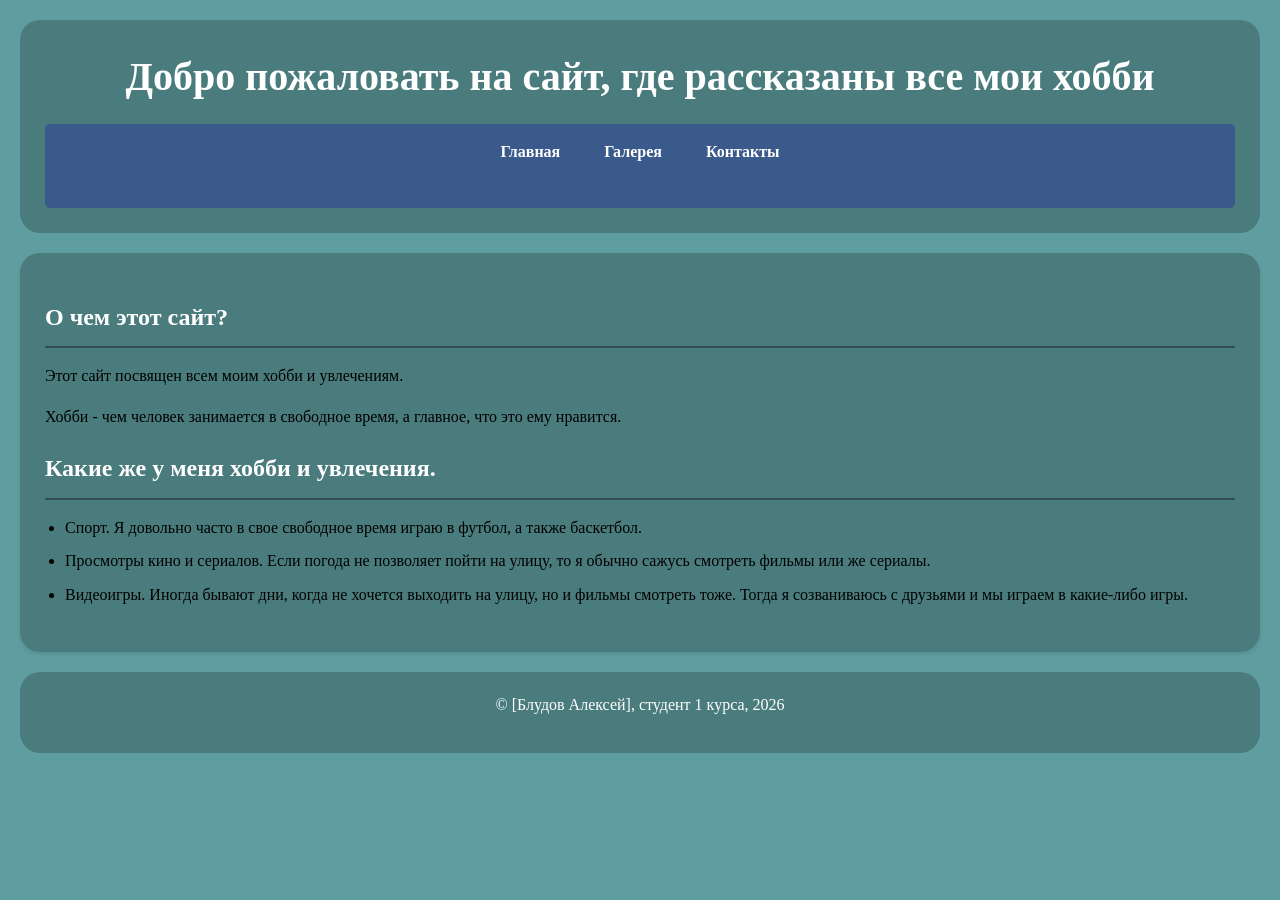
<file: index.html>
<!DOCTYPE html>
<html lang="en">
<head>
    <meta charset="UTF-8">
    <meta name="viewport" content="width=device-width, initial-scale=1.0">
    <title>Мои хобби</title>
    <link rel="stylesheet" href="style1.css">
</head>
<body>
    <header>
        <h1>Добро пожаловать на сайт, где рассказаны все мои хобби</h1>
        <nav>
            <ul>
                <li><a href="index1.html">Главная</a></li>
                <li><a href="gallery.html">Галерея</a></li>
                <li><a href="contacts.html">Контакты</a></li>
            </ul>
        </nav>
    </header>
    <main>
        <section>
            <h2>О чем этот сайт?</h2>
            <p>Этот сайт посвящен всем моим хобби и увлечениям.</p>
            <p>Хобби - чем человек занимается в свободное время, а главное, что это ему нравится.</p>
            <h2>Какие же у меня хобби и увлечения.</h2>
            <ul>
                <li>Спорт. Я довольно часто в свое свободное время играю в футбол, а также баскетбол.</li>
                <li>Просмотры кино и сериалов. Если погода не позволяет пойти на улицу, то я обычно сажусь смотреть фильмы или же сериалы.</li>
                <li>Видеоигры. Иногда бывают дни, когда не хочется выходить на улицу, но и фильмы смотреть тоже. Тогда я созваниваюсь с друзьями и мы играем в какие-либо игры.</li>
            </ul>
        </section>
    </main>
    <footer>
        <p>© [Блудов Алексей], студент 1 курса, 2026</p>
    </footer>
</body>
</html>
</file>
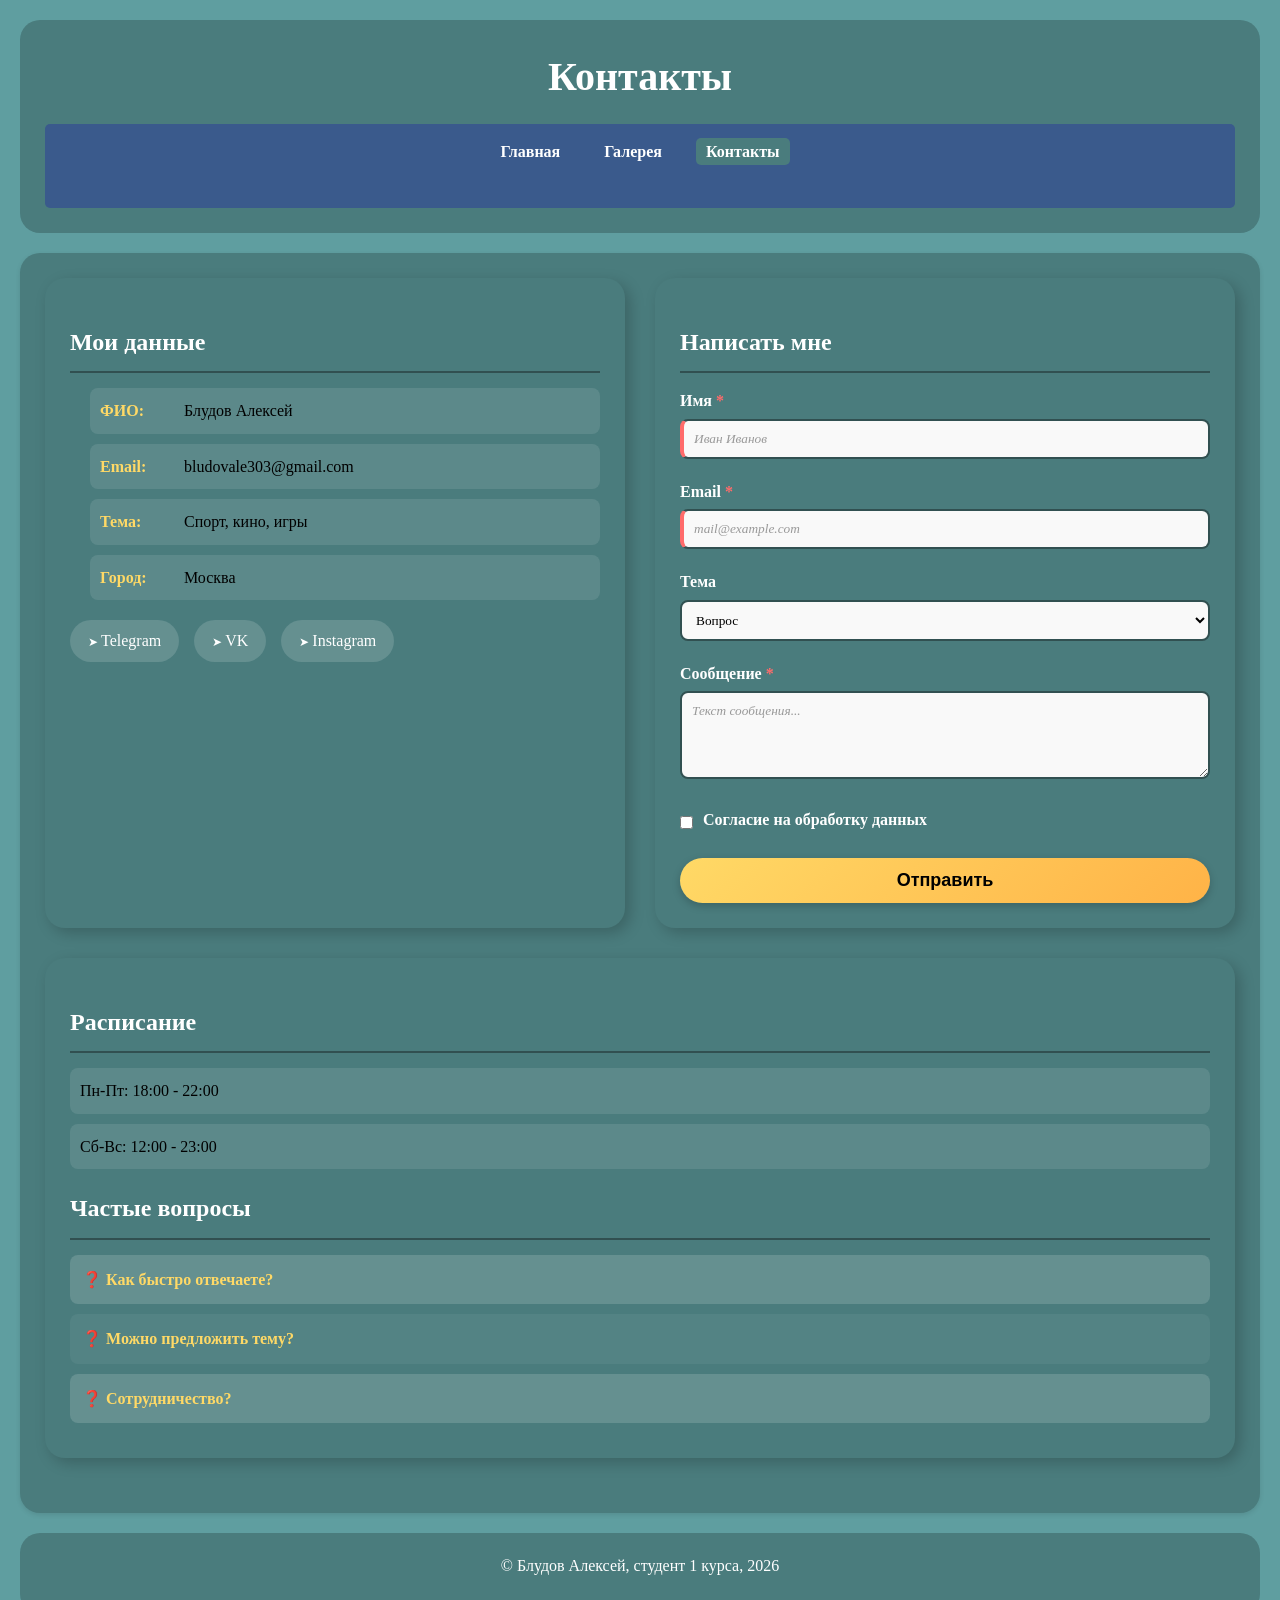
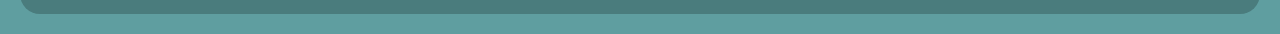
<file: contacts.html>
<!DOCTYPE html>
<html lang="ru">
<head>
    <meta charset="UTF-8">
    <meta name="viewport" content="width=device-width, initial-scale=1.0">
    <title>Контакты - Мои хобби</title>
    <link rel="stylesheet" href="style1.css">
    <link rel="stylesheet" href="contacts.css">
</head>
<body>
    <header>
        <h1>Контакты</h1>
        <nav>
            <ul>
                <li><a href="index.html">Главная</a></li>
                <li><a href="gallery.html">Галерея</a></li>
                <li><a href="contacts.html" style="background-color: rgb(74, 124, 125); border-radius: 5px;">Контакты</a></li>
            </ul>
        </nav>
    </header>

    <main>
        <div class="contacts-wrapper">
            <div class="info-card">
                <h2>Мои данные</h2>
                <ul class="dev-info">
                    <li><strong>ФИО:</strong> Блудов Алексей</li>
                    <li><strong>Email:</strong> bludovale303@gmail.com</li>
                    <li><strong>Тема:</strong> Спорт, кино, игры</li>
                    <li><strong>Город:</strong> Москва</li>
                </ul>
                <div class="socials">
                    <a href="#" class="social-link">Telegram</a>
                    <a href="#" class="social-link">VK</a>
                    <a href="#" class="social-link">Instagram</a>
                </div>
            </div>

            <div class="form-card">
                <h2>Написать мне</h2>
                <form id="contactForm">
                    <div class="form-group">
                        <label for="name" class="req">Имя</label>
                        <input type="text" id="name" name="name" required placeholder="Иван Иванов">
                    </div>

                    <div class="form-group">
                        <label for="email" class="req">Email</label>
                        <input type="email" id="email" name="email" required placeholder="mail@example.com">
                    </div>

                    <div class="form-group">
                        <label for="subject">Тема</label>
                        <select id="subject">
                            <option>Вопрос</option>
                            <option>Сотрудничество</option>
                            <option>Другое</option>
                        </select>
                    </div>

                    <div class="form-group">
                        <label for="message" class="req">Сообщение</label>
                        <textarea id="message" rows="4" required placeholder="Текст сообщения..."></textarea>
                    </div>

                    <div class="checkbox-group">
                        <input type="checkbox" id="consent" required>
                        <label for="consent">Согласие на обработку данных</label>
                    </div>

                    <button type="submit" class="btn-submit">Отправить</button>
                    <div id="successMsg" class="success-msg"></div>
                </form>
            </div>

            <div class="extra-card">
                <h2>Расписание</h2>
                <div class="schedule">
                    <p>Пн-Пт: 18:00 - 22:00</p>
                    <p>Сб-Вс: 12:00 - 23:00</p>
                </div>
                
                <h2>Частые вопросы</h2>
                <div class="faq-list">
                    <div class="faq-item">
                        <div class="faq-q">Как быстро отвечаете?</div>
                        <div class="faq-a">В течение 24 часов</div>
                    </div>
                    <div class="faq-item">
                        <div class="faq-q">Можно предложить тему?</div>
                        <div class="faq-a">Да, пишите в форму</div>
                    </div>
                    <div class="faq-item">
                        <div class="faq-q">Сотрудничество?</div>
                        <div class="faq-a">Рассматриваю предложения</div>
                    </div>
                </div>
            </div>
        </div>
    </main>

    <footer>
        <p>© Блудов Алексей, студент 1 курса, 2026</p>
    </footer>

    <script src="contacts.js"></script>
</body>
</html>
</file>
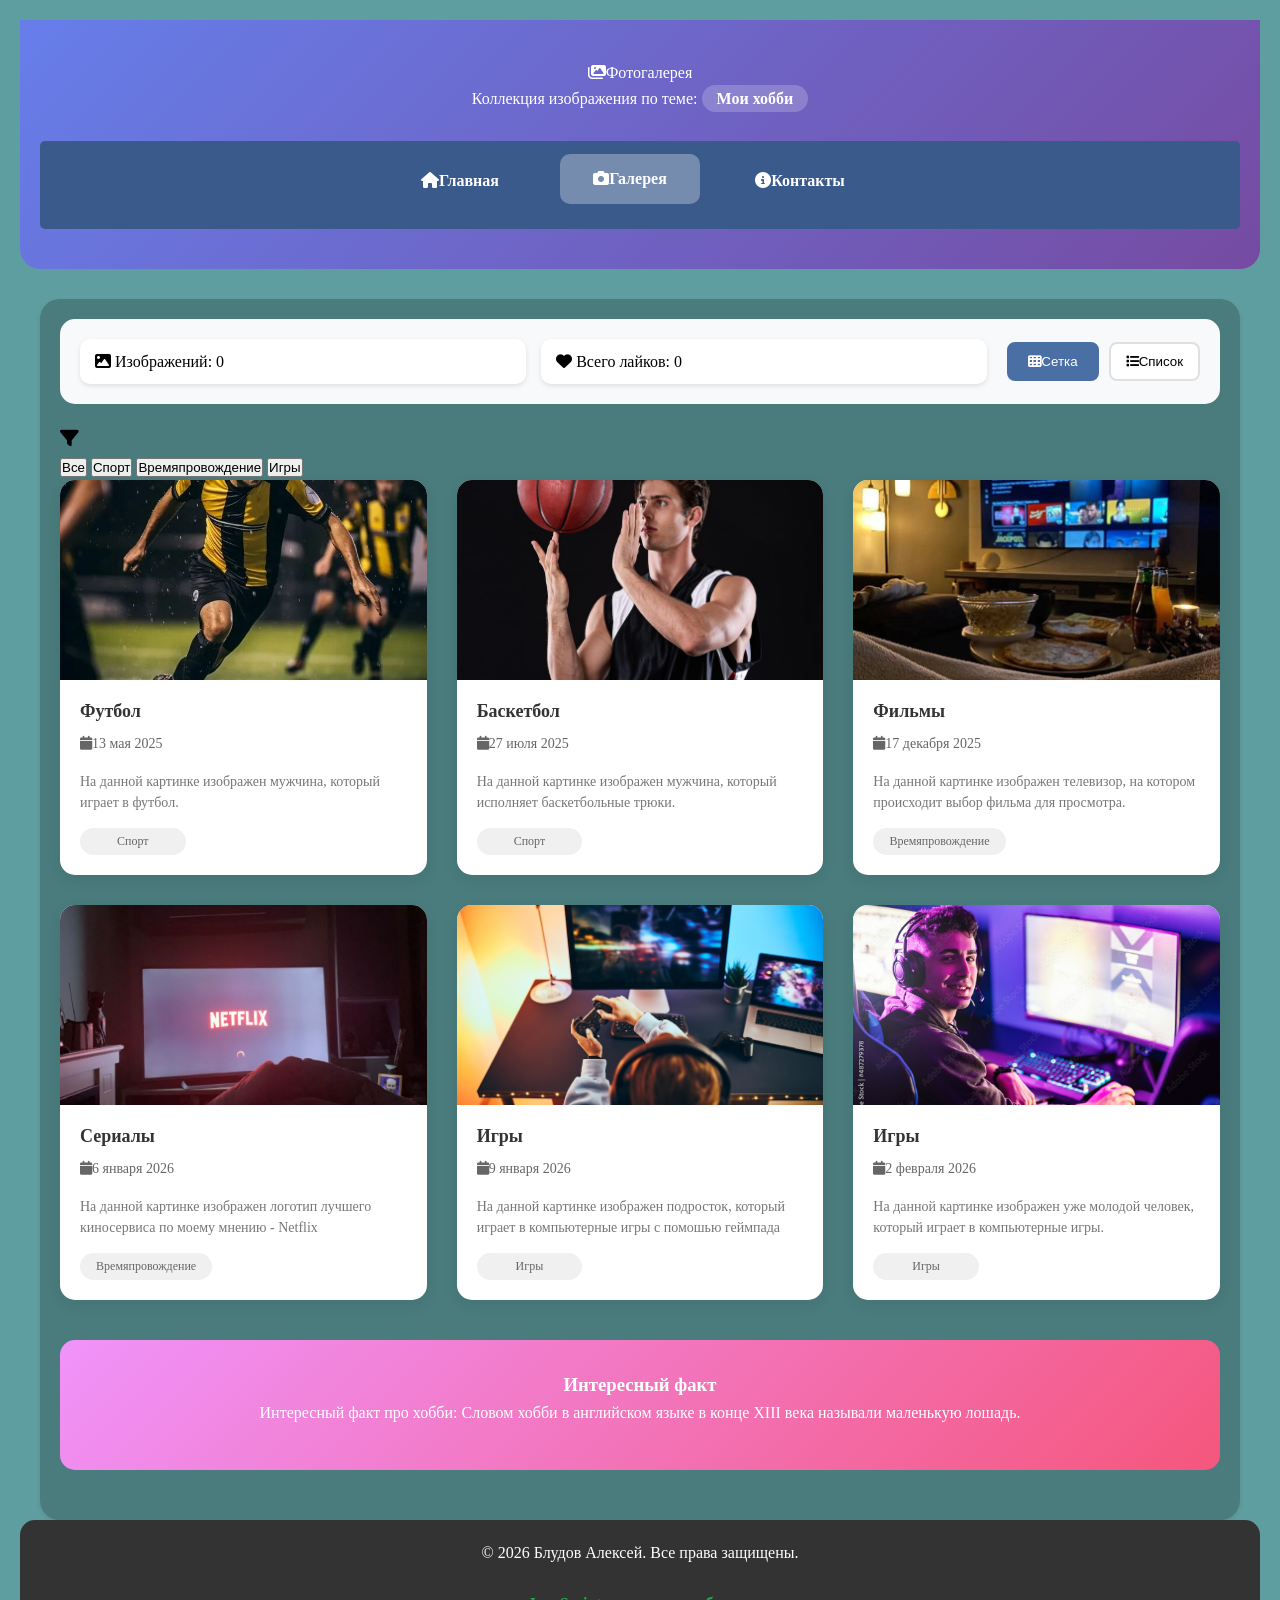
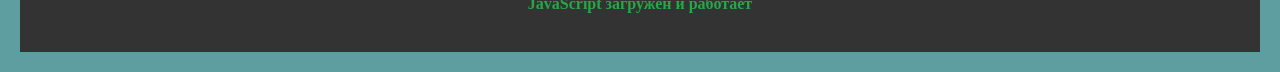
<file: gallery.html>
<!DOCTYPE html>
<html lang="ru">
<head>
   <meta charset="UTF-8">
   <meta name="viewport" content="width=device-width,initial-scale=1.0">
   <title>Галерея - Мои хобби</title>
   <link rel="stylesheet" href="style1.css">
   <link rel="stylesheet" href="https://cdnjs.cloudflare.com/ajax/libs/font-
awesome/6.4.0/css/all.min.css">
</head>
<body>
    <header class="gallery-header">
        <div class="header-content">
            <hl><i class="fas fa-images"></i>Фотогалерея</hl>
            <p class="subtitle">Коллекция изображения по теме: <span class="theme-name">Мои хобби</span></p>
        </div>
        <nav class="main-nav">
            <ul class="nav-grid">
                <li><a href="index.html" class="nav-link"><i class="fas fa-home"></i>Главная</a></li>
                <li><a href="gallery.html" class="nav-link active"><i class="fas fa-camera"></i>Галерея</a></li>
                <li><a href="contacts.html" class="nav-link"><i class="fas fa-info-circle"></i>Контакты</a></li>
            </ul>
        </nav>
    </header>
    <main class="gallery-container">
        <div class="controls-panel">
            <div class="stats">
                <span class="stat-item">
                    <i class="fas fa-image"></i>
                    Изображений: <span id="image-counter">0</span>
                </span>
                <span class="stat-item">
                    <i class="fas fa-heart"></i>
                    Всего лайков: <span id="total-likes">0</span>
                </span>
            </div>
            <div class="view-controls">
                <button id="grid-view" class="view-btn active">
                    <i class="fas fa-th"></i>Сетка
                </button>
                <button id="list-view" class="view-btn">
                    <i class="fas fa-list"></i>Список
                </button>
            </div>
        </div>
        <div class="filters">
            <h3><i class="fas fa-filter"></i></h3>
            <div class="filter-button">
                <button class="filter-btn active" data-filter="all">Все</button>
                <button class="filter-btn" data-filter="sport">Спорт</button>
                <button class="filter-btn" data-filter="pastimes">Времяпровождение</button>
                <button class="filter-btn" data-filter="gaming">Игры</button>
            </div>
        </div>
        <div class="gallery-grid" id="image-gallery">
            <!--Карточка 1-->
            <article class="image-card" data-category="sport">
                <div class="card-image">
                    <img src="images/image1.jpg"
                    alt="Футбол"
                    class="gallery-img"
                    loading="lazy">
                    <div class="image-overlay">
                        <button class="like-btn" data-id="1">
                            <i class="fas fa-heart"></i>
                            <span class="like-count">0</span>
                        </button>
                        <button class="zoom-btn">
                            <i class="fas fa-expand"></i>
                        </button>
                    </div>
                </div>
                <div class="card-content">
                    <h3 class="image-title">Футбол</h3>
                    <p class="image-date"><i class="fas fa-calendar"></i>13 мая 2025</p>
                    <p class="image-description">На данной картинке изображен мужчина, который играет в футбол.</p>
                    <div class="image-tags">
                        <span class="tag">Спорт</span>
                    </div>
                </div>
            </article>
            <!--Карточка 2-->
            <article class="image-card" data-category="sport">
                <div class="card-image">
                    <img src="images/image2.jpg"
                    alt="Баскетбол"
                    class="gallery-img"
                    loading="lazy">
                    <div class="image-overlay">
                        <button class="like-btn" data-id="2">
                            <i class="fas fa-heart"></i>
                            <span class="like-count">0</span>
                        </button>
                        <button class="zoom-btn">
                            <i class="fas fa-expand"></i>
                        </button>
                    </div>
                </div>
                <div class="card-content">
                    <h3 class="image-title">Баскетбол</h3>
                    <p class="image-date"><i class="fas fa-calendar"></i>27 июля 2025</p>
                    <p class="image-description">На данной картинке изображен мужчина, который исполняет баскетбольные трюки.</p>
                    <div class="image-tags">
                        <span class="tag">Спорт</span>
                    </div>
                </div>
            </article>
            <!--Карточка 3-->
            <article class="image-card" data-category="pastimes">
                <div class="card-image">
                    <img src="images/image3.jpg"
                    alt="Фильмы"
                    class="gallery-img"
                    loading="lazy">
                    <div class="image-overlay">
                        <button class="like-btn" data-id="3">
                            <i class="fas fa-heart"></i>
                            <span class="like-count">0</span>
                        </button>
                        <button class="zoom-btn">
                            <i class="fas fa-expand"></i>
                        </button>
                    </div>
                </div>
                <div class="card-content">
                    <h3 class="image-title">Фильмы</h3>
                    <p class="image-date"><i class="fas fa-calendar"></i>17 декабря 2025</p>
                    <p class="image-description">На данной картинке изображен телевизор, на котором происходит выбор фильма для просмотра.</p>
                    <div class="image-tags">
                        <span class="tag">Времяпровождение</span>
                    </div>
                </div>
            </article>
            <!--Карточка 4-->
            <article class="image-card" data-category="pastimes">
                <div class="card-image">
                    <img src="images/image4.jpg"
                    alt="Сериалы"
                    class="gallery-img"
                    loading="lazy">
                    <div class="image-overlay">
                        <button class="like-btn" data-id="4">
                            <i class="fas fa-heart"></i>
                            <span class="like-count">0</span>
                        </button>
                        <button class="zoom-btn">
                            <i class="fas fa-expand"></i>
                        </button>
                    </div>
                </div>
                <div class="card-content">
                    <h3 class="image-title">Сериалы</h3>
                    <p class="image-date"><i class="fas fa-calendar"></i>6 января 2026</p>
                    <p class="image-description">На данной картинке изображен логотип лучшего киносервиса по моему мнению - Netflix</p>
                    <div class="image-tags">
                        <span class="tag">Времяпровождение</span>
                    </div>
                </div>
            </article>
            <!--Карточка 5-->
            <article class="image-card" data-category="gaming">
                <div class="card-image">
                    <img src="images/image5.jpg"
                    alt="Видеогры"
                    class="gallery-img"
                    loading="lazy">
                    <div class="image-overlay">
                        <button class="like-btn" data-id="5">
                            <i class="fas fa-heart"></i>
                            <span class="like-count">0</span>
                        </button>
                        <button class="zoom-btn">
                            <i class="fas fa-expand"></i>
                        </button>
                    </div>
                </div>
                <div class="card-content">
                    <h3 class="image-title">Игры</h3>
                    <p class="image-date"><i class="fas fa-calendar"></i>9 января 2026</p>
                    <p class="image-description">На данной картинке изображен подросток, который играет в компьютерные игры с помошью геймпада</p>
                    <div class="image-tags">
                        <span class="tag">Игры</span>
                    </div>
                </div>
            </article>
            <!--Карточка 6-->
            <article class="image-card" data-category="gaming">
                <div class="card-image">
                    <img src="images/image6.jpg"
                    alt="Видеогры"
                    class="gallery-img"
                    loading="lazy">
                    <div class="image-overlay">
                        <button class="like-btn" data-id="6">
                            <i class="fas fa-heart"></i>
                            <span class="like-count">0</span>
                        </button>
                        <button class="zoom-btn">
                            <i class="fas fa-expand"></i>
                        </button>
                    </div>
                </div>
                <div class="card-content">
                    <h3 class="image-title">Игры</h3>
                    <p class="image-date"><i class="fas fa-calendar"></i>2 февраля 2026</p>
                    <p class="image-description">На данной картинке изображен уже молодой человек, который играет в компьютерные игры.</p>
                    <div class="image-tags">
                        <span class="tag">Игры</span>
                    </div>
                </div>
            </article>
        </div>
        <aside class="gallery-info">
            <h3><i class="fas fa-lightbuld">Интересный факт</i></h3>
            <p>Интересный факт про хобби: Словом хобби в английском языке в конце XIII века называли маленькую лошадь.</p>
        </aside>
    </main>
    <footer class="gallery-footer">
        <div class="footer-content">
        <p>&copy; <span id="current-year">2026 </span>Блудов Алексей. Все права защищены.</p>
        <p class="js-status">JavaScript загружен и работает</p>
    </div>
    </footer>
    <script src="script.js"></script>
</body>
</html>
<link rel="stylesheet" href="style1.css">
</file>
<file: style1.css>
*{
    margin: 0;
    padding: 0;
    box-sizing: border-box;
}
body{
    font-family: 'Times New Roman', serif;
    background-color: cadetblue;
    color: black;
    line-height: 1.6;
    padding: 20px;
}
header{
    background-color: rgb(74, 124, 125);
    color: white;
    padding: 25px;
    text-align: center;
    border-radius: 20px;
    margin-bottom: 20px;
}
header h1{
    font-size: 40px;
    margin-bottom: 10px;
}
nav{
    background-color: rgb(127, 153, 176);
    padding: 15px;
    border-radius: 10px;
    margin-top: 15px;
}
nav ul{
    list-style-type: none;
}
nav ul li{
    display: inline-block;
    margin-right: 25px;
}
nav ul li a{
    color: white;
    text-decoration: none;
    font-weight: bold;
    padding: 5px 10px;
}
nav ul li a:hover{
    background-color: rgb(74, 124, 125);
    color: antiquewhite;
    border-radius: 5px;
}
main{
    background-color: rgb(74, 124, 125);
    padding: 25px;
    border-radius: 20px;
    box-shadow: 0 2px 5px rgb(0,0,0,0.1);
    margin-bottom: 20px;
}
h2{
    color: white;
    margin: 20px 0 15px 0;
    padding-bottom: 10px;
    border-bottom: 2px solid rgb(49, 80, 81);
}
p{
    margin-bottom: 15px;
}
ul{
    margin-left: 20px;
    margin-bottom: 20px;
}
ul li{
    margin-bottom: 8px;
}
footer{
    background-color: rgb(74, 124, 125);
    color: white;
    text-align: center;
    padding: 20px;
    border-radius: 20px;
    font-size: 14   px;
}
.gallery-container{
    max-width: 1200px;
    margin: 0 auto;
    padding: 20px;
}
.gallery-header{
    background: linear-gradient(135deg, #667eea 0%, #764ba2 100%);
    color: white;
    padding: 40px 20px;
    text-align: center;
    border-radius: 0 0 20px 20px;
    margin-bottom: 30px;
}
.header-content{
    margin-bottom: 30px;
}
.theme-name{
    background: rgba(255, 255, 255, 0.2);
    padding: 5px 15px;
    border-radius: 20px;
    font-weight: bold;
}
.nav-grid{
    display: grid;
    grid-template-columns: repeat(3, 1fr);
    gap: 10px;
    list-style: none;
    padding: 0;
    margin: 0;
    max-width: 500px;
    margin: 0 auto;
}
@media (max-width: 600px){
    .nav-grid{
        grid-template-columns: 1fr;
    }
}
.nav-link{
    display: block;
    background: rgba (255, 255, 255, 0.1);
    color: white;
    text-decoration: none;
    padding: 12px;
    border-radius: 10px;
    transition: all 0.3s;
    text-align: center;
}
.nav-link:hover,
.nav-link.active{
    background: rgba(255, 255, 255, 0.3);
    transform: translateY(-2px);
}
.controls-panel{
    display: grid;
    grid-template-columns: 1fr auto;
    gap: 20px;
    align-items: center;
    background: #f8f9fa;
    padding: 20px;
    border-radius: 15px;
    margin-bottom: 20px;
}
@media(max-width: 768px){
    .controls-panel{
        grid-template-columns: 1fr;
        text-align: center;
    }
}
.stats{
    display: grid;
    grid-template-columns: repeat(auto-fit, minmax(200px, 1fr));
    gap: 15px;
}
.stat-item{
    background: white;
    padding: 10px 15px;
    border-radius: 10px;
    box-shadow: 0 2px 5px rgba(0,0,0,0.1);
}
.view-controls{
    display: grid;
    grid-template-columns: repeat(2, 1fr);
    gap: 10px;
}
.view-btn{
    background: white;
    border: 2px solid #e0e0e0;
    padding: 10px 15px;
    border-radius: 8px;
    cursor: pointer;
    transition: all 0.3s;
}
.view-btn.active{
    background: #4a6fa5;
    color: white;
    border-color: #4a6fa5;
}
.gallery-grid{
    display: grid;
    grid-template-columns: repeat(auto-fill, minmax(300px, 1fr));
    gap: 30px;
    margin-bottom: 40px;
}
.gallery-grid.list-view{
    grid-template-columns: 1fr;
    max-width: 800px;
    margin: 0 auto 40px;
}
.image-card{
    background: white;
    border-radius: 15px;
    overflow: hidden;
    box-shadow: 0 5px 15px rgba(0,0,0,0.08);
    transition: all 0.3s ease;
    display: flex;
    flex-direction: column;
    height: 100%;
}
.image-card:hover{
    transform: translateY(-10px);
    box-shadow: 0 15px 30px rgba(0,0,0,0.15);
}
.card-image{
    position: relative;
    height: 200px;
    overflow: hidden;
}
.gallery-img{
    width: 100%;
    height: 100%;
    object-fit: cover;
    transition: transform 0.5s ease;
}
.image-card:hover .gallery-img{
    transform: scale(1.05);
}
.image-overlay{
    position: absolute;
    top: 10px;
    right: 10px;
    display: grid;
    grid-template-columns: repeat(2, auto);
    gap: 10px;
    opacity: 0;
    transition: opacity 0.3s;
}
.image-card:hover .image-overlay{
    opacity: 1;
}
.like-btn, .zoom-btn{
    background: rgba(255, 255, 255, 0.9);
    border: none;
    width: 40px;
    height: 40px;
    border-radius: 50%;
    cursor: pointer;
    place-items: center;
    font-size: 16px;
    transition: all 0.3s;
    box-shadow: 0 2px 5px rgba(255, 255, 255, 0.2);
}
.like-btn:hover{
    background: #ff6b8b;
    color: white;
}
.like-btn.liked i{
    font-weight: 900;
}
.zoom-btn:hover{
    background: #4a6fa5;
    color: white;
}
.like-count{
    margin-left: 5px;
    font-size: 14px;
    font-weight: bold;
}
.card-content{
    padding: 20px;
    flex-grow: 1;
    display: flex;
    flex-direction: column;
}
.image-title{
    margin: 0 0 10px 0;
    color: #333;
    font-size: 18px;
    line-height: 1.3;
}
.image-date{
    color: #666;
    font-size: 14px;
    margin-bottom: 15px;
}
.image-description{
    color: #777;
    font-size: 14px;
    line-height: 1.5;
    margin-bottom: 15px;
    flex-grow: 1;
}
.image-tags{
    display: grid;
    grid-template-columns: repeat(auto-fill, minmax(80px, auto));
    gap: 5px;
}
.tag{
    background: #f0f0f0;
    color: #666;
    padding: 4px 10px;
    border-radius: 15px;
    font-size: 12px;
    text-align: center;
}
.gallery-info{
    background: linear-gradient(135deg, #f093fb 0%, #f5567c 100%);
    color: white;
    padding: 30px;
    border-radius: 15px;
    text-align: center;
    margin-bottom: 30px;   
}
.gallery-footer{
    background: #333;
    color: white;
    text-align: center;
    padding: 20px;
    border-radius: 15px 15px 0 0;
}
.footer-content{
    display: grid;
    grid-template-columns: 1fr;
    gap: 10px;
}
.js-status{
    color: #28a745;
    font-weight: bold;
}
.hidden{
    display: none !important;
}
@keyframes fadeln {
    from{opacity: 0; transform: translateY(20px);}
    to{opacity: 1; transform: translateY(0);}
}
.image-card{
    animation: fadeln 0.5s ease forwards;
}
.image-card:ntn-child(1){animation-delay: 0.1s;}
.image-card:ntn-child(2){animation-delay: 0.2s;}
.image-card:ntn-child(3){animation-delay: 0.3s;}
.image-card:ntn-child(4){animation-delay: 0.4s;}
.image-card:ntn-child(5){animation-delay: 0.5s;}
.image-card:ntn-child(6){animation-delay: 0.6s;}
nav{
    background-color: #3a5a8c;
    padding: 15px;
    border-radius: 5px;
    margin-top: 15px;
}
nav ul{
    list-style-type: none;
}
nav ul li{
    display: inline-block;
    margin-right: 20px;
}
nav ul li a{
    color: white;
    text-decoration: none;
    font-weight: bold;
    padding: 5px 10px;
}
nav ul li a:hover{
    background-color: white;
    color: #3a5a8c;
    border-radius: 3px;
}
</file>
<file: contacts.css>
.contacts-wrapper {
    display: grid;
    grid-template-columns: 1fr 1fr;
    gap: 30px;
    margin-bottom: 30px;
}

.info-card, .form-card, .extra-card {
    background-color: rgb(74, 124, 125);
    padding: 25px;
    border-radius: 20px;
    box-shadow: 5px 5px 15px rgba(0,0,0,0.2);
    transition: 0.3s;
}

.info-card:hover, .form-card:hover, .extra-card:hover {
    transform: translateY(-3px);
    box-shadow: 8px 8px 20px rgba(0,0,0,0.3);
}

.dev-info {
    list-style: none;
    padding: 0;
}

.dev-info li {
    padding: 10px;
    margin-bottom: 10px;
    background: rgba(255,255,255,0.1);
    border-radius: 8px;
}

.dev-info li strong {
    color: #ffd966;
    display: inline-block;
    width: 80px;
}

.socials {
    display: flex;
    gap: 15px;
    margin-top: 20px;
    flex-wrap: wrap;
}

.social-link {
    background: rgba(255,255,255,0.15);
    color: white;
    padding: 8px 18px;
    border-radius: 25px;
    text-decoration: none;
    transition: 0.3s;
}

.social-link::before {
    content: "➤ ";
    font-size: 12px;
}

.social-link:hover {
    background: #ffd966;
    color: #2c5a5c;
    transform: scale(1.05);
}

.form-group {
    margin-bottom: 20px;
}

label {
    display: block;
    color: white;
    margin-bottom: 5px;
    font-weight: bold;
}

.req::after {
    content: " *";
    color: #ff6b6b;
}

input, select, textarea {
    width: 100%;
    padding: 10px;
    border: 2px solid rgb(49, 80, 81);
    border-radius: 8px;
    font-family: inherit;
    background: #f9f9f9;
    transition: 0.2s;
}

input:focus, select:focus, textarea:focus {
    outline: none;
    border-color: #ffd966;
    box-shadow: 0 0 5px rgba(255,217,102,0.5);
    background: white;
}

input:hover, textarea:hover, select:hover {
    background: #fff8e7;
}

input::placeholder, textarea::placeholder {
    color: #999;
    font-style: italic;
}

input:required {
    border-left: 4px solid #ff6b6b;
}

input:valid:not(:placeholder-shown) {
    border-left-color: #4caf50;
}

.checkbox-group {
    display: flex;
    align-items: center;
    gap: 10px;
    margin: 20px 0;
}

.checkbox-group input {
    width: auto;
    cursor: pointer;
}

.checkbox-group input:checked + label {
    color: #ffd966;
}

.btn-submit {
    width: 100%;
    padding: 12px;
    background: linear-gradient(135deg, #ffd966, #ffb347);
    border: none;
    border-radius: 30px;
    font-size: 18px;
    font-weight: bold;
    cursor: pointer;
    transition: 0.3s;
    box-shadow: 0 3px 8px rgba(0,0,0,0.2);
}

.btn-submit:hover {
    transform: translateY(-2px);
    box-shadow: 0 5px 12px rgba(0,0,0,0.3);
}

.btn-submit:active {
    transform: translateY(0);
}

.success-msg {
    margin-top: 15px;
    padding: 10px;
    border-radius: 8px;
    text-align: center;
    display: none;
}

.success-msg.show {
    display: block;
    background: #4caf50;
    color: white;
}

.extra-card {
    grid-column: span 2;
}

.schedule p {
    background: rgba(255,255,255,0.1);
    padding: 10px;
    border-radius: 8px;
    margin-bottom: 10px;
}

.faq-item {
    padding: 12px;
    margin-bottom: 10px;
    border-radius: 8px;
    cursor: pointer;
}

.faq-item:nth-child(odd) {
    background: rgba(255,255,255,0.15);
}

.faq-item:nth-child(even) {
    background: rgba(255,255,255,0.05);
}

.faq-item:hover {
    background: rgba(255,217,102,0.3);
    transform: translateX(8px);
}

.faq-q {
    font-weight: bold;
    color: #ffd966;
}

.faq-q::before {
    content: "❓ ";
}

.faq-a {
    margin-top: 5px;
    padding-left: 25px;
    color: #e0e0e0;
    font-size: 14px;
    display: none;
}

.faq-a.show {
    display: block;
}

::selection {
    background: #ffd966;
    color: #2c5a5c;
}

@media (max-width: 768px) {
    .contacts-wrapper {
        grid-template-columns: 1fr;
    }
    
    .extra-card {
        grid-column: span 1;
    }
    
    .dev-info li strong {
        display: block;
        width: auto;
        margin-bottom: 5px;
    }
}
</file>
